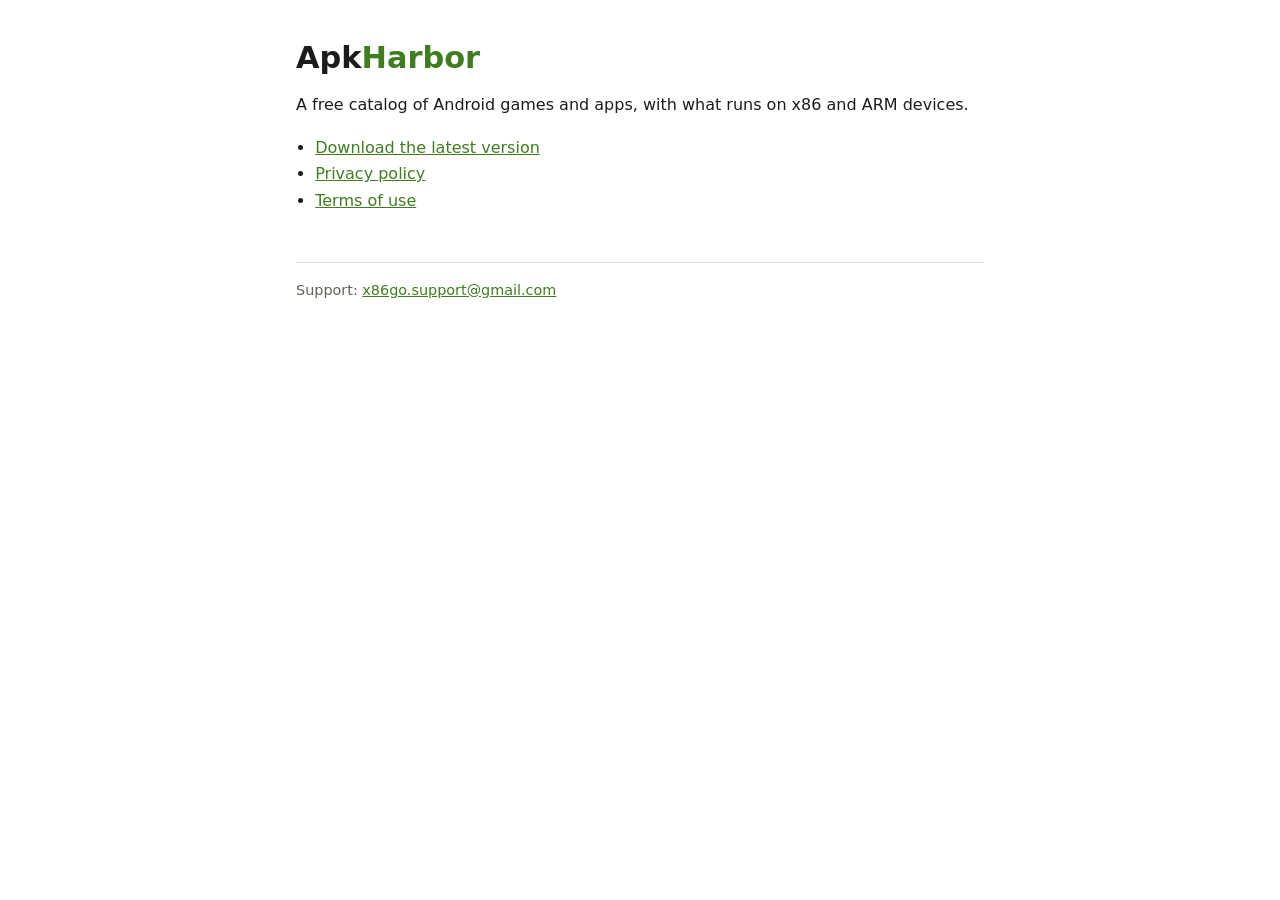
<file: docs/index.html>
<!doctype html>
<html lang="en">
<head>
<meta charset="utf-8">
<meta name="viewport" content="width=device-width, initial-scale=1">
<title>ApkHarbor</title>
<link rel="stylesheet" href="style.css">
</head>
<body>
<main>
<h1>Apk<span>Harbor</span></h1>
<p>A free catalog of Android games and apps, with what runs on x86 and ARM devices.</p>
<ul>
  <li><a href="https://github.com/rodri2482/ApkHarbor-releases/releases/latest">Download the latest version</a></li>
  <li><a href="privacy.html">Privacy policy</a></li>
  <li><a href="terms.html">Terms of use</a></li>
</ul>
<footer>Support: <a href="mailto:x86go.support@gmail.com">x86go.support@gmail.com</a></footer>
</main>
</body>
</html>
</file>
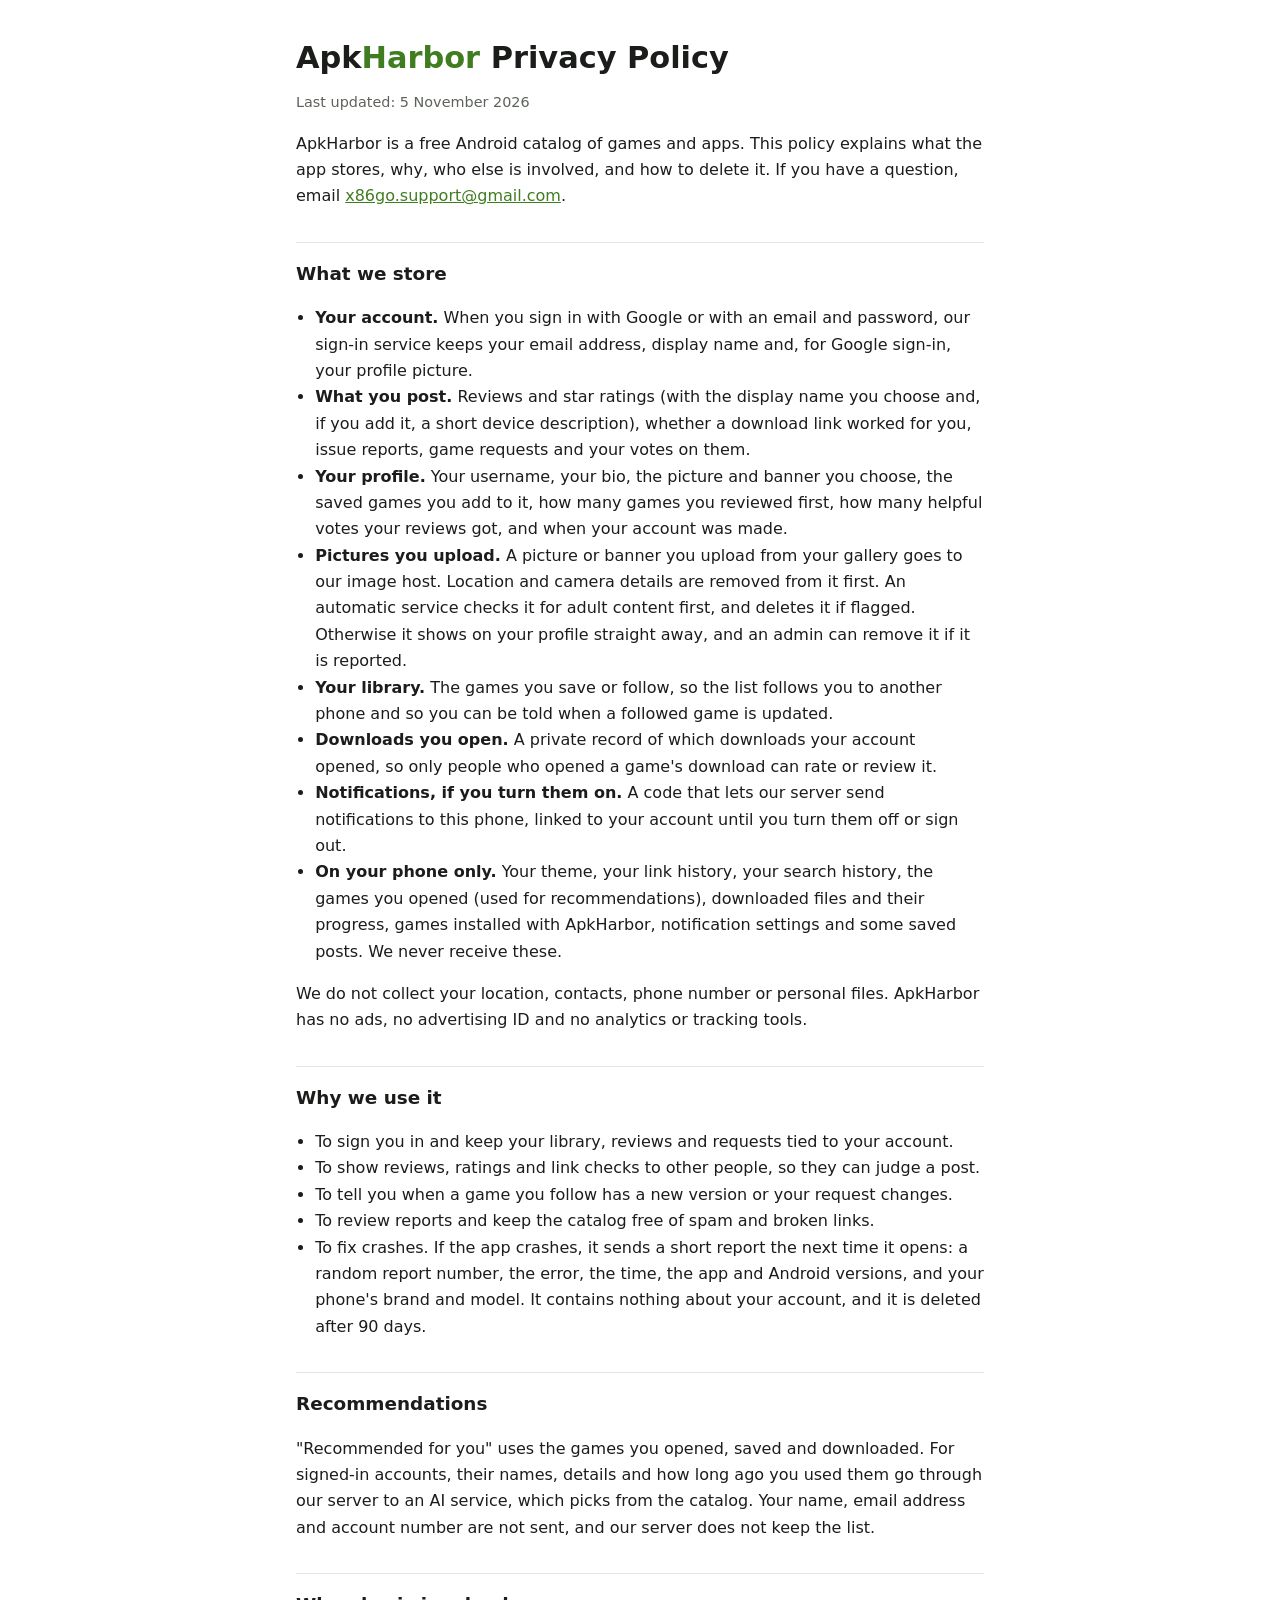
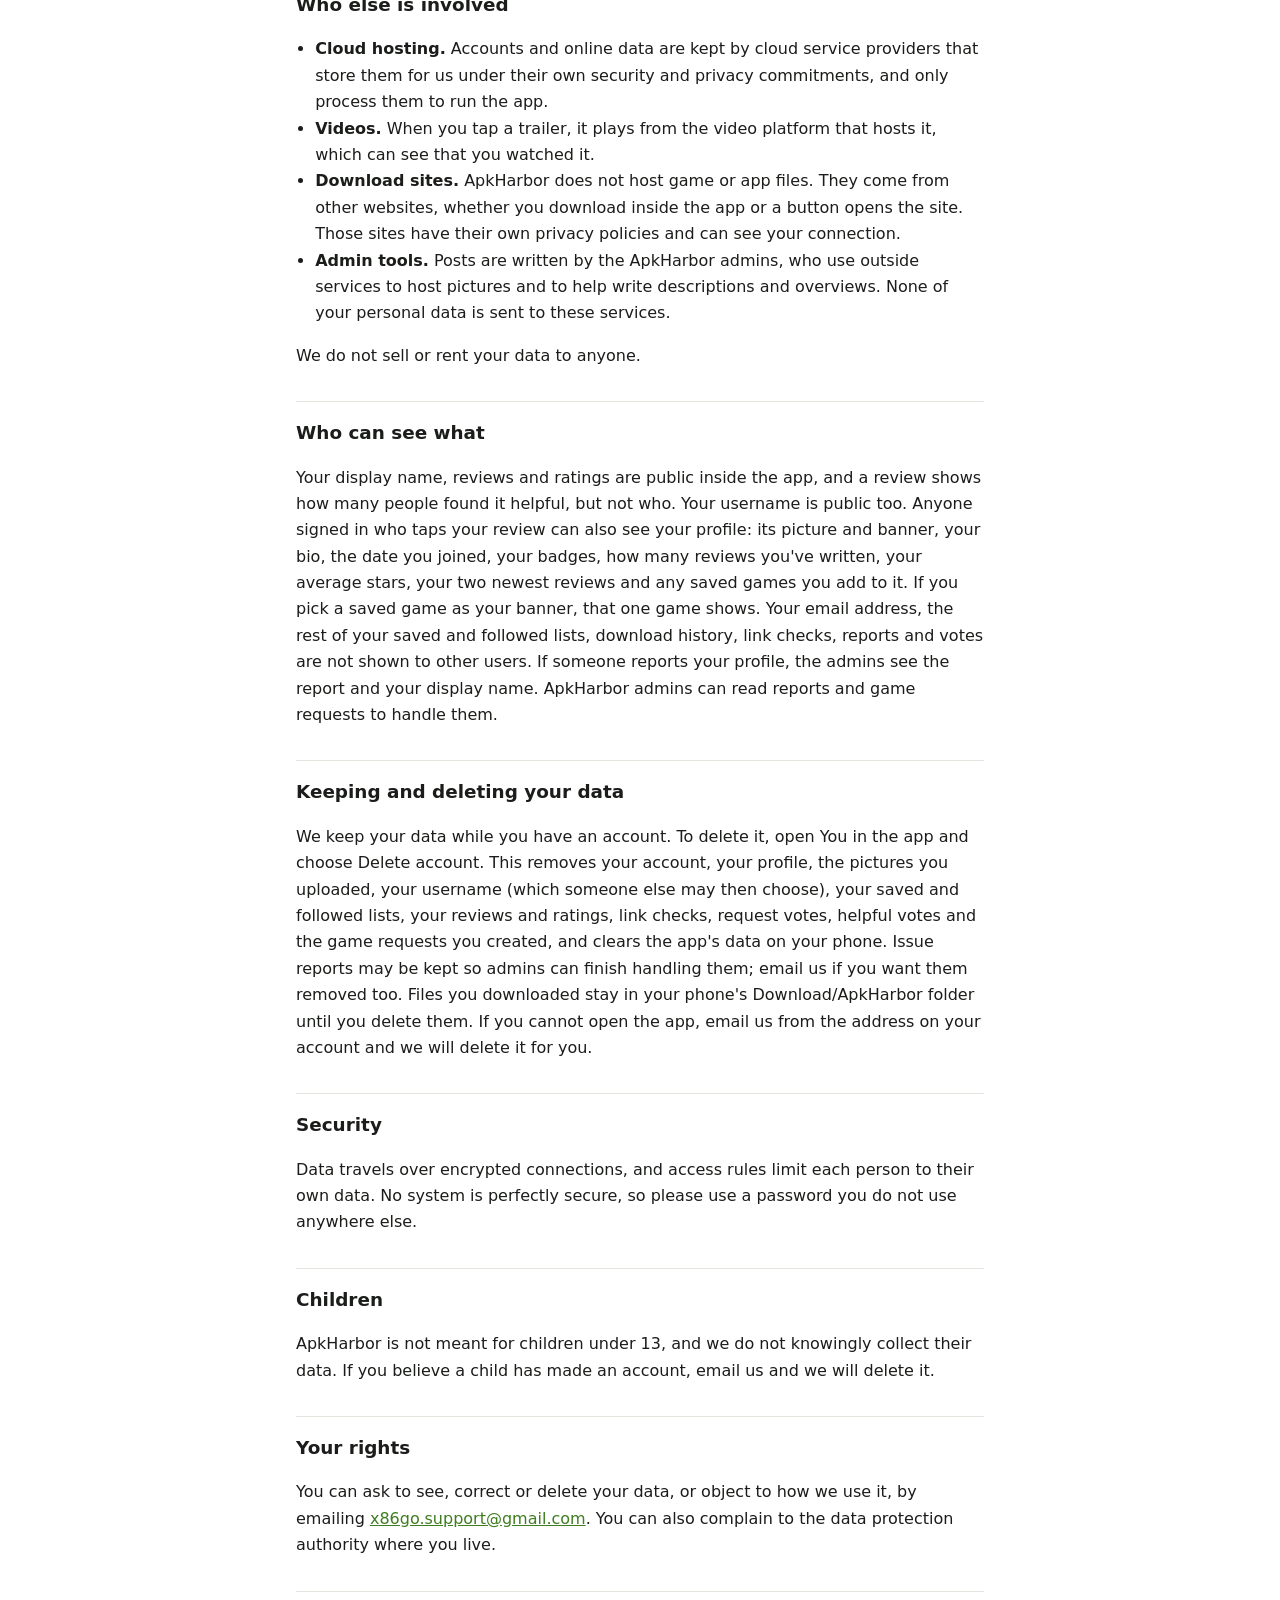
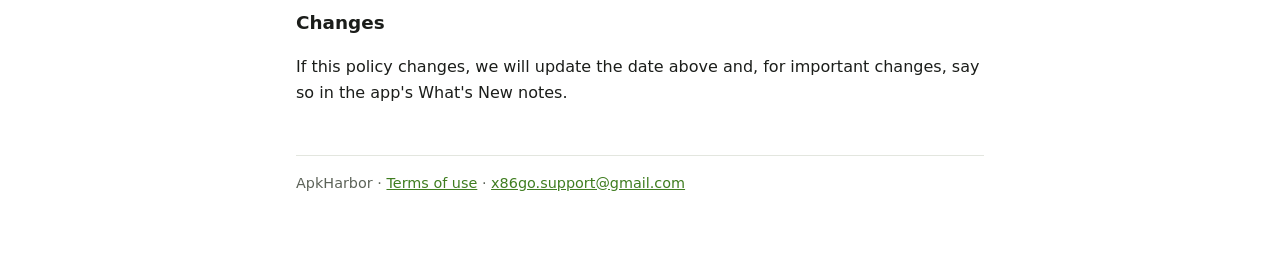
<file: docs/privacy.html>
<!doctype html>
<html lang="en">
<head>
<meta charset="utf-8">
<meta name="viewport" content="width=device-width, initial-scale=1">
<title>ApkHarbor Privacy Policy</title>
<link rel="stylesheet" href="style.css">
</head>
<body>
<main>
<h1>Apk<span>Harbor</span> Privacy Policy</h1>
<p class="updated">Last updated: 5 November 2026</p>

<p>ApkHarbor is a free Android catalog of games and apps. This policy explains what the app stores, why, who else is involved, and how to delete it. If you have a question, email <a href="mailto:x86go.support@gmail.com">x86go.support@gmail.com</a>.</p>

<h2>What we store</h2>
<ul>
  <li><strong>Your account.</strong> When you sign in with Google or with an email and password, our sign-in service keeps your email address, display name and, for Google sign-in, your profile picture.</li>
  <li><strong>What you post.</strong> Reviews and star ratings (with the display name you choose and, if you add it, a short device description), whether a download link worked for you, issue reports, game requests and your votes on them.</li>
  <li><strong>Your profile.</strong> Your username, your bio, the picture and banner you choose, the saved games you add to it, how many games you reviewed first, how many helpful votes your reviews got, and when your account was made.</li>
  <li><strong>Pictures you upload.</strong> A picture or banner you upload from your gallery goes to our image host. Location and camera details are removed from it first. An automatic service checks it for adult content first, and deletes it if flagged. Otherwise it shows on your profile straight away, and an admin can remove it if it is reported.</li>
  <li><strong>Your library.</strong> The games you save or follow, so the list follows you to another phone and so you can be told when a followed game is updated.</li>
  <li><strong>Downloads you open.</strong> A private record of which downloads your account opened, so only people who opened a game's download can rate or review it.</li>
  <li><strong>Notifications, if you turn them on.</strong> A code that lets our server send notifications to this phone, linked to your account until you turn them off or sign out.</li>
  <li><strong>On your phone only.</strong> Your theme, your link history, your search history, the games you opened (used for recommendations), downloaded files and their progress, games installed with ApkHarbor, notification settings and some saved posts. We never receive these.</li>
</ul>

<p>We do not collect your location, contacts, phone number or personal files. ApkHarbor has no ads, no advertising ID and no analytics or tracking tools.</p>

<h2>Why we use it</h2>
<ul>
  <li>To sign you in and keep your library, reviews and requests tied to your account.</li>
  <li>To show reviews, ratings and link checks to other people, so they can judge a post.</li>
  <li>To tell you when a game you follow has a new version or your request changes.</li>
  <li>To review reports and keep the catalog free of spam and broken links.</li>
  <li>To fix crashes. If the app crashes, it sends a short report the next time it opens: a random report number, the error, the time, the app and Android versions, and your phone's brand and model. It contains nothing about your account, and it is deleted after 90 days.</li>
</ul>

<h2>Recommendations</h2>

<p>"Recommended for you" uses the games you opened, saved and downloaded. For signed-in accounts, their names, details and how long ago you used them go through our server to an AI service, which picks from the catalog. Your name, email address and account number are not sent, and our server does not keep the list.</p>

<h2>Who else is involved</h2>
<ul>
  <li><strong>Cloud hosting.</strong> Accounts and online data are kept by cloud service providers that store them for us under their own security and privacy commitments, and only process them to run the app.</li>
  <li><strong>Videos.</strong> When you tap a trailer, it plays from the video platform that hosts it, which can see that you watched it.</li>
  <li><strong>Download sites.</strong> ApkHarbor does not host game or app files. They come from other websites, whether you download inside the app or a button opens the site. Those sites have their own privacy policies and can see your connection.</li>
  <li><strong>Admin tools.</strong> Posts are written by the ApkHarbor admins, who use outside services to host pictures and to help write descriptions and overviews. None of your personal data is sent to these services.</li>
</ul>

<p>We do not sell or rent your data to anyone.</p>

<h2>Who can see what</h2>

<p>Your display name, reviews and ratings are public inside the app, and a review shows how many people found it helpful, but not who. Your username is public too. Anyone signed in who taps your review can also see your profile: its picture and banner, your bio, the date you joined, your badges, how many reviews you've written, your average stars, your two newest reviews and any saved games you add to it. If you pick a saved game as your banner, that one game shows. Your email address, the rest of your saved and followed lists, download history, link checks, reports and votes are not shown to other users. If someone reports your profile, the admins see the report and your display name. ApkHarbor admins can read reports and game requests to handle them.</p>

<h2>Keeping and deleting your data</h2>

<p>We keep your data while you have an account. To delete it, open You in the app and choose Delete account. This removes your account, your profile, the pictures you uploaded, your username (which someone else may then choose), your saved and followed lists, your reviews and ratings, link checks, request votes, helpful votes and the game requests you created, and clears the app's data on your phone. Issue reports may be kept so admins can finish handling them; email us if you want them removed too. Files you downloaded stay in your phone's Download/ApkHarbor folder until you delete them. If you cannot open the app, email us from the address on your account and we will delete it for you.</p>

<h2>Security</h2>

<p>Data travels over encrypted connections, and access rules limit each person to their own data. No system is perfectly secure, so please use a password you do not use anywhere else.</p>

<h2>Children</h2>

<p>ApkHarbor is not meant for children under 13, and we do not knowingly collect their data. If you believe a child has made an account, email us and we will delete it.</p>

<h2>Your rights</h2>

<p>You can ask to see, correct or delete your data, or object to how we use it, by emailing <a href="mailto:x86go.support@gmail.com">x86go.support@gmail.com</a>. You can also complain to the data protection authority where you live.</p>

<h2>Changes</h2>

<p>If this policy changes, we will update the date above and, for important changes, say so in the app's What's New notes.</p>

<footer>ApkHarbor · <a href="terms.html">Terms of use</a> · <a href="mailto:x86go.support@gmail.com">x86go.support@gmail.com</a></footer>
</main>
</body>
</html>
</file>
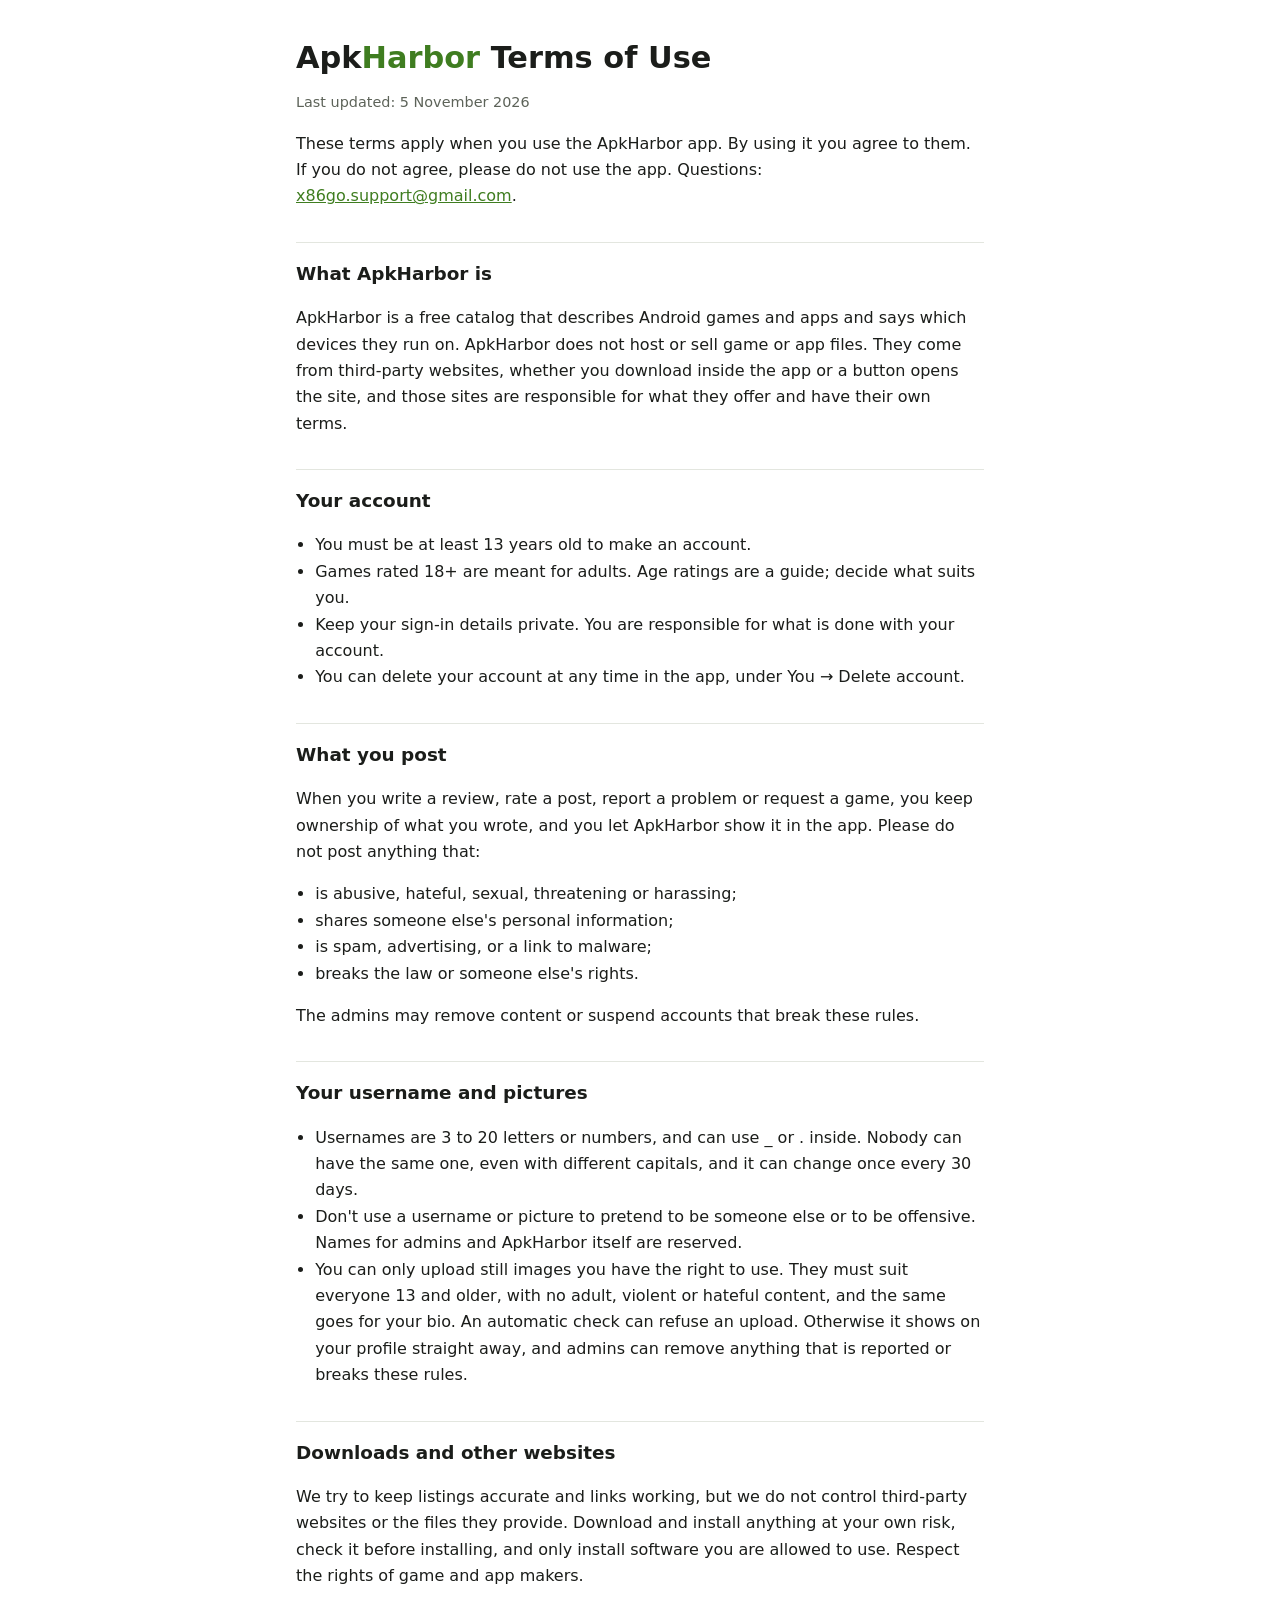
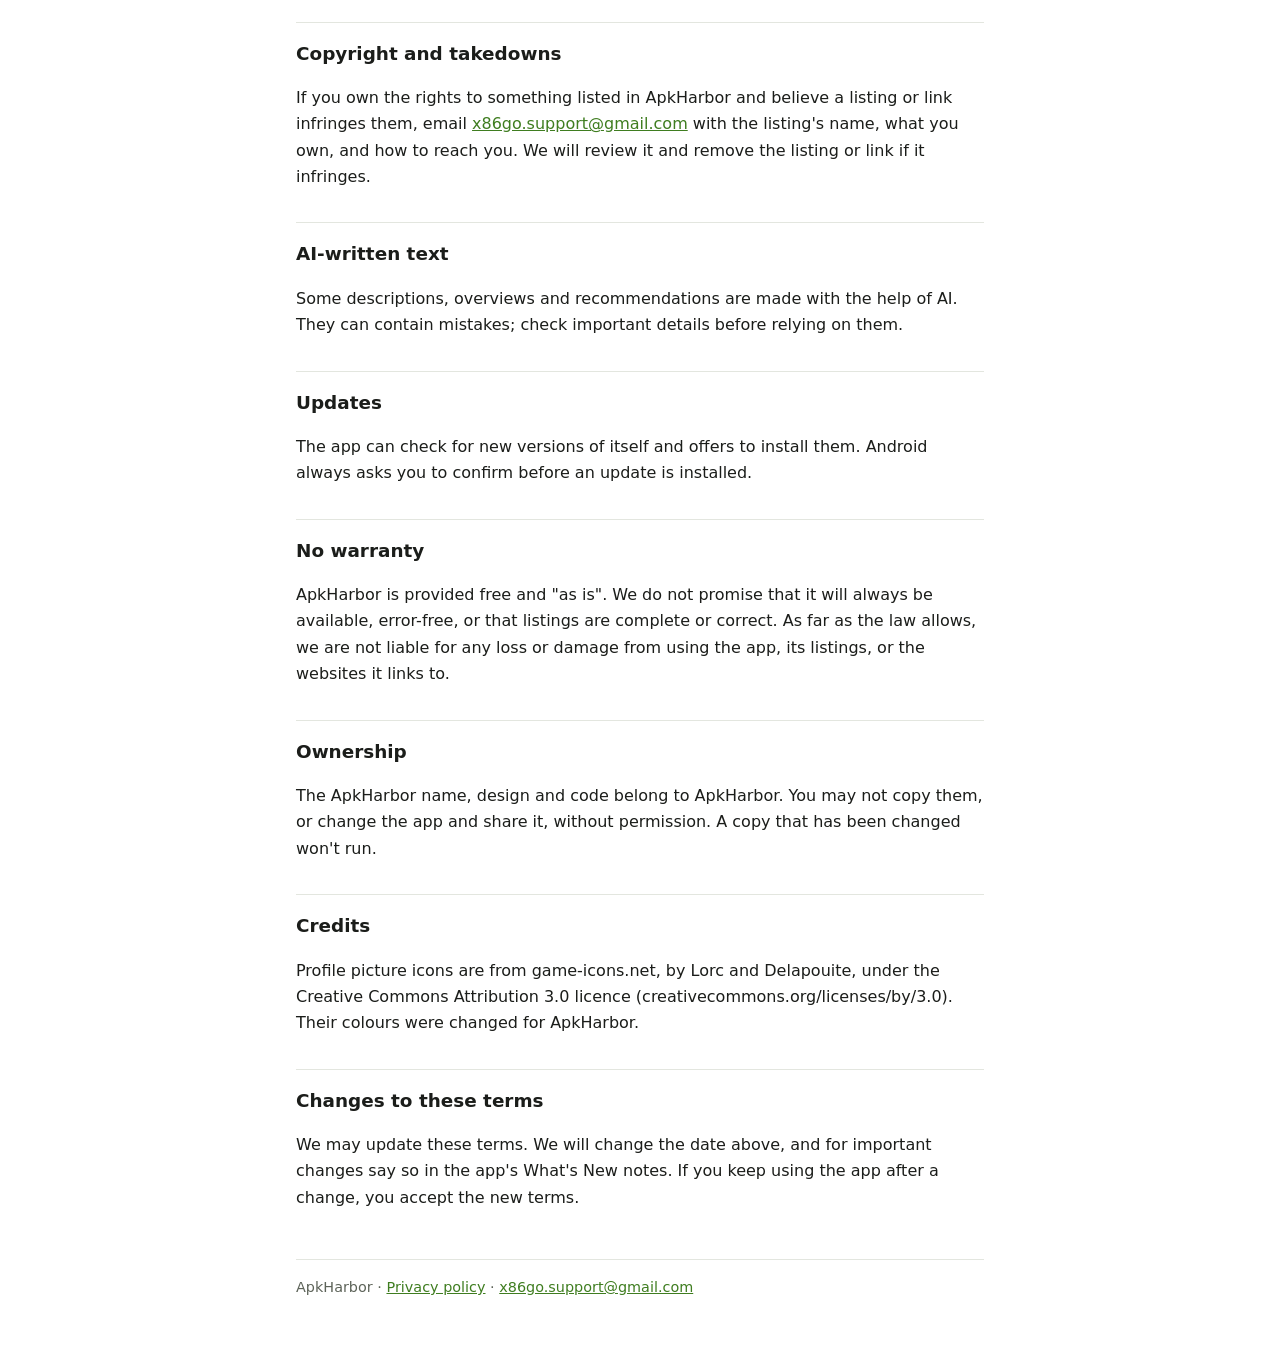
<file: docs/terms.html>
<!doctype html>
<html lang="en">
<head>
<meta charset="utf-8">
<meta name="viewport" content="width=device-width, initial-scale=1">
<title>ApkHarbor Terms of Use</title>
<link rel="stylesheet" href="style.css">
</head>
<body>
<main>
<h1>Apk<span>Harbor</span> Terms of Use</h1>
<p class="updated">Last updated: 5 November 2026</p>

<p>These terms apply when you use the ApkHarbor app. By using it you agree to them. If you do not agree, please do not use the app. Questions: <a href="mailto:x86go.support@gmail.com">x86go.support@gmail.com</a>.</p>

<h2>What ApkHarbor is</h2>

<p>ApkHarbor is a free catalog that describes Android games and apps and says which devices they run on. ApkHarbor does not host or sell game or app files. They come from third-party websites, whether you download inside the app or a button opens the site, and those sites are responsible for what they offer and have their own terms.</p>

<h2>Your account</h2>
<ul>
  <li>You must be at least 13 years old to make an account.</li>
  <li>Games rated 18+ are meant for adults. Age ratings are a guide; decide what suits you.</li>
  <li>Keep your sign-in details private. You are responsible for what is done with your account.</li>
  <li>You can delete your account at any time in the app, under You → Delete account.</li>
</ul>

<h2>What you post</h2>

<p>When you write a review, rate a post, report a problem or request a game, you keep ownership of what you wrote, and you let ApkHarbor show it in the app. Please do not post anything that:</p>
<ul>
  <li>is abusive, hateful, sexual, threatening or harassing;</li>
  <li>shares someone else's personal information;</li>
  <li>is spam, advertising, or a link to malware;</li>
  <li>breaks the law or someone else's rights.</li>
</ul>

<p>The admins may remove content or suspend accounts that break these rules.</p>

<h2>Your username and pictures</h2>
<ul>
  <li>Usernames are 3 to 20 letters or numbers, and can use _ or . inside. Nobody can have the same one, even with different capitals, and it can change once every 30 days.</li>
  <li>Don't use a username or picture to pretend to be someone else or to be offensive. Names for admins and ApkHarbor itself are reserved.</li>
  <li>You can only upload still images you have the right to use. They must suit everyone 13 and older, with no adult, violent or hateful content, and the same goes for your bio. An automatic check can refuse an upload. Otherwise it shows on your profile straight away, and admins can remove anything that is reported or breaks these rules.</li>
</ul>

<h2>Downloads and other websites</h2>

<p>We try to keep listings accurate and links working, but we do not control third-party websites or the files they provide. Download and install anything at your own risk, check it before installing, and only install software you are allowed to use. Respect the rights of game and app makers.</p>

<h2>Copyright and takedowns</h2>

<p>If you own the rights to something listed in ApkHarbor and believe a listing or link infringes them, email <a href="mailto:x86go.support@gmail.com">x86go.support@gmail.com</a> with the listing's name, what you own, and how to reach you. We will review it and remove the listing or link if it infringes.</p>

<h2>AI-written text</h2>

<p>Some descriptions, overviews and recommendations are made with the help of AI. They can contain mistakes; check important details before relying on them.</p>

<h2>Updates</h2>

<p>The app can check for new versions of itself and offers to install them. Android always asks you to confirm before an update is installed.</p>

<h2>No warranty</h2>

<p>ApkHarbor is provided free and "as is". We do not promise that it will always be available, error-free, or that listings are complete or correct. As far as the law allows, we are not liable for any loss or damage from using the app, its listings, or the websites it links to.</p>

<h2>Ownership</h2>

<p>The ApkHarbor name, design and code belong to ApkHarbor. You may not copy them, or change the app and share it, without permission. A copy that has been changed won't run.</p>

<h2>Credits</h2>

<p>Profile picture icons are from game-icons.net, by Lorc and Delapouite, under the Creative Commons Attribution 3.0 licence (creativecommons.org/licenses/by/3.0). Their colours were changed for ApkHarbor.</p>

<h2>Changes to these terms</h2>

<p>We may update these terms. We will change the date above, and for important changes say so in the app's What's New notes. If you keep using the app after a change, you accept the new terms.</p>

<footer>ApkHarbor · <a href="privacy.html">Privacy policy</a> · <a href="mailto:x86go.support@gmail.com">x86go.support@gmail.com</a></footer>
</main>
</body>
</html>
</file>
<file: docs/style.css>
:root { --bg: #ffffff; --text: #1b1d1a; --muted: #5d6359; --accent: #3f7d20; --line: #e3e6df; }
@media (prefers-color-scheme: dark) { :root { --bg: #111310; --text: #e6e9e2; --muted: #a3a99e; --accent: #8fd16a; --line: #2a2e27; } }
* { box-sizing: border-box; }
body { margin: 0; background: var(--bg); color: var(--text); font: 16px/1.65 system-ui, -apple-system, "Segoe UI", Roboto, sans-serif; }
main { max-width: 720px; margin: 0 auto; padding: 40px 16px 64px; }
h1 { font-size: 1.9rem; line-height: 1.2; margin: 0 0 4px; }
h1 span { color: var(--accent); }
h2 { font-size: 1.15rem; margin: 32px 0 8px; padding-top: 16px; border-top: 1px solid var(--line); }
p, li { color: var(--text); }
.updated, footer { color: var(--muted); font-size: 0.9rem; }
a { color: var(--accent); }
ul { padding-left: 1.2rem; }
footer { margin-top: 48px; padding-top: 16px; border-top: 1px solid var(--line); }
</file>
